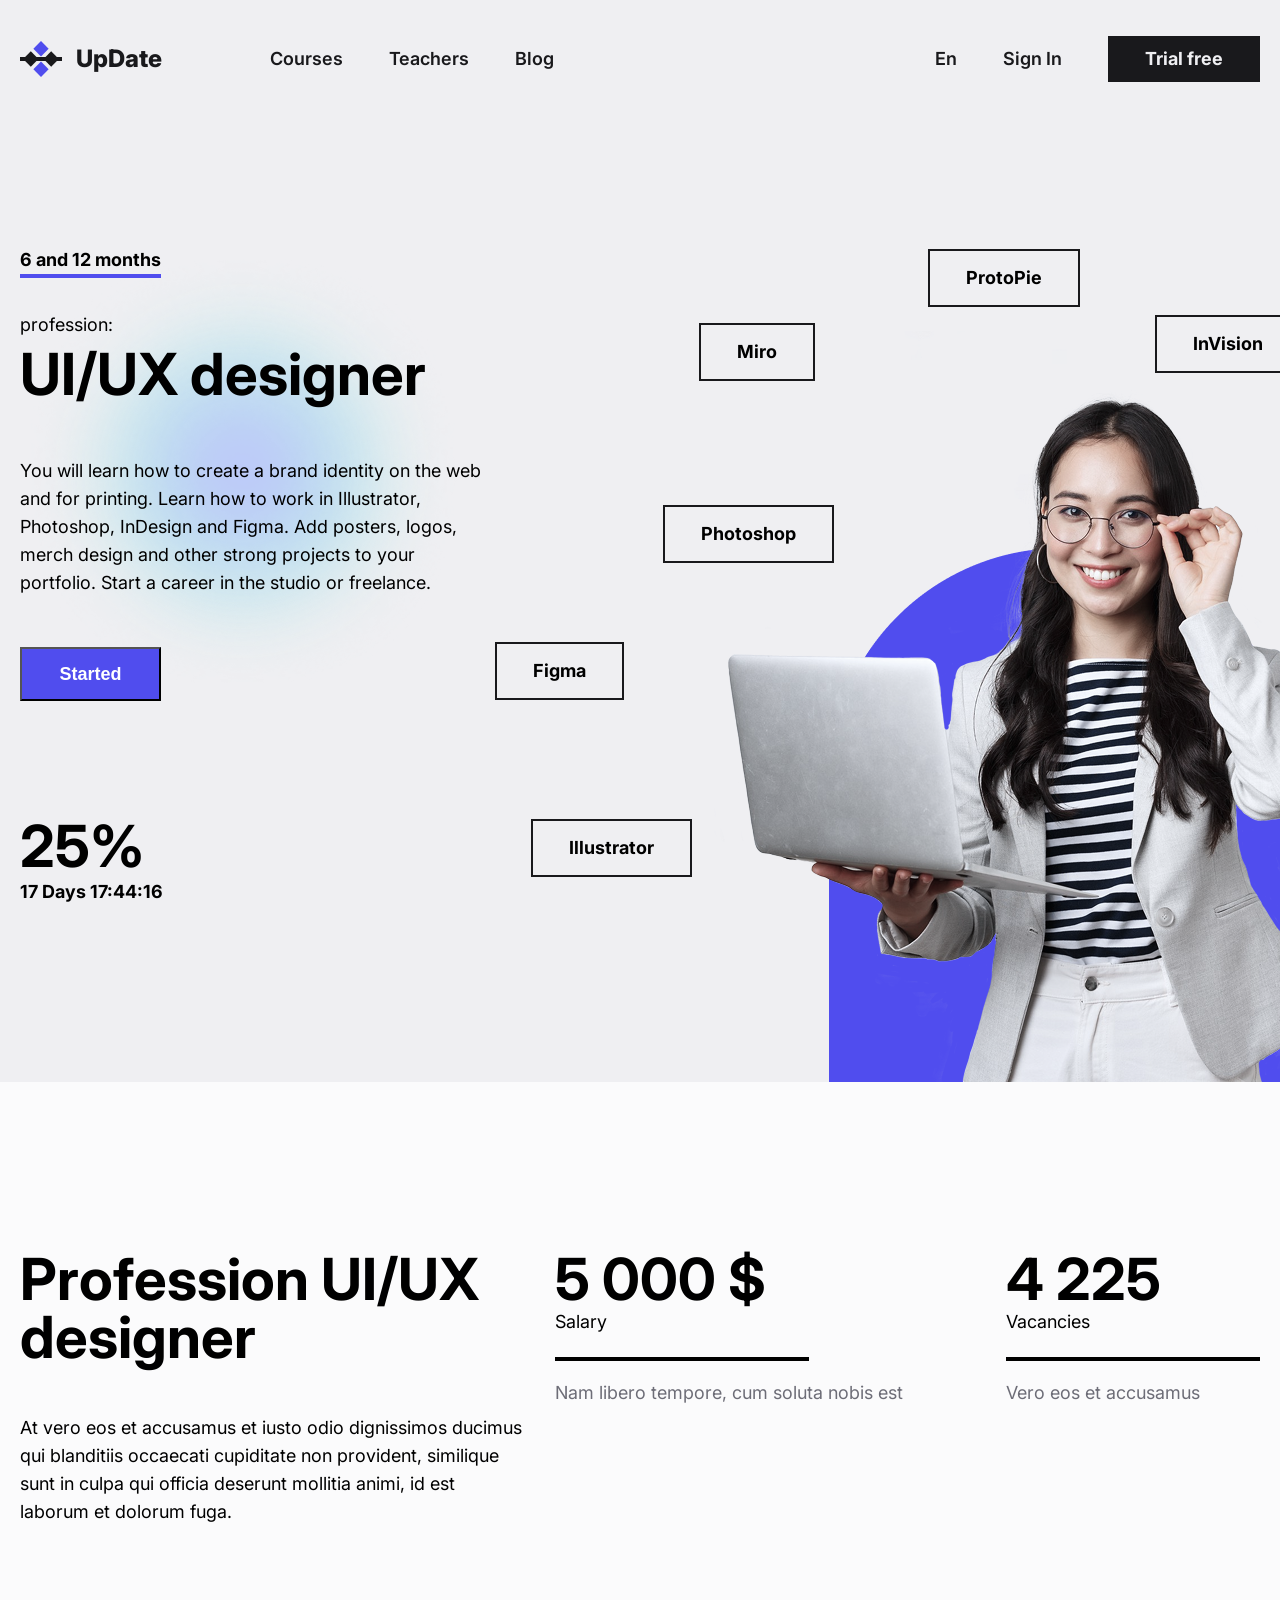
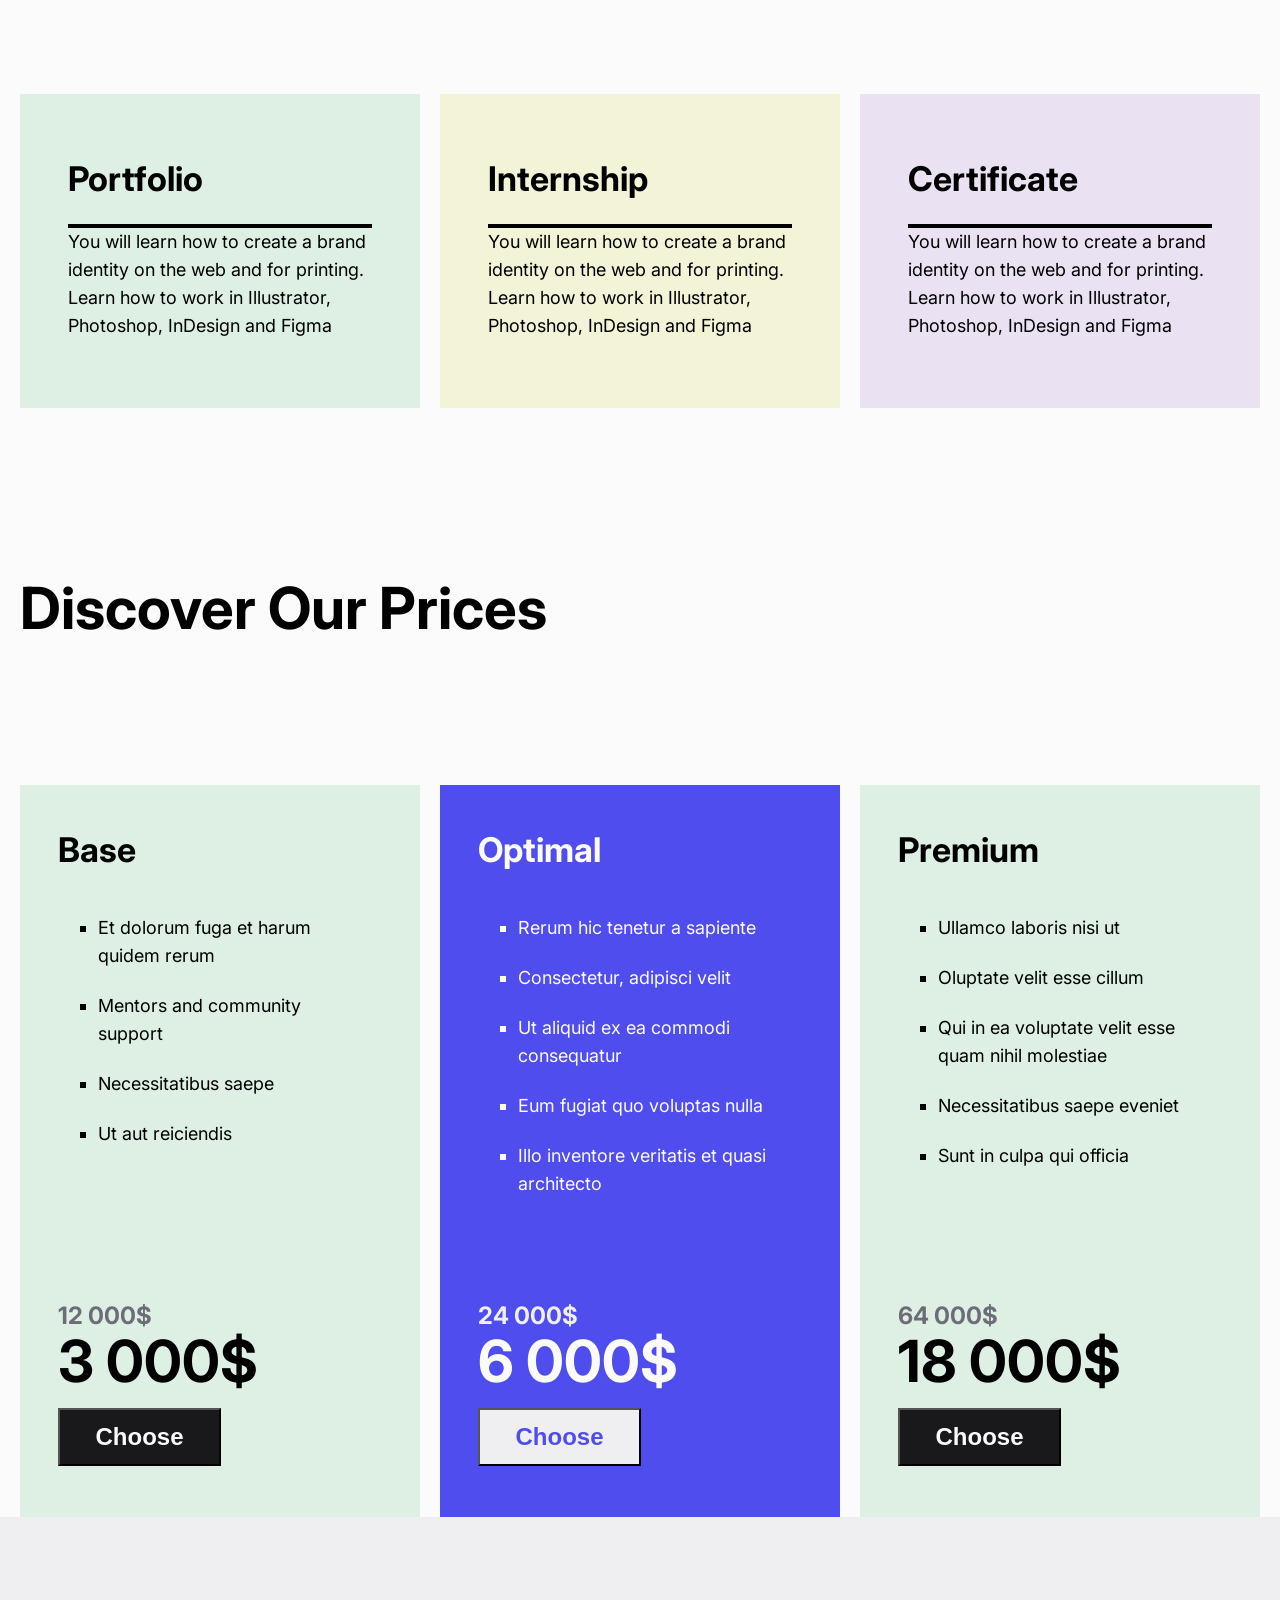
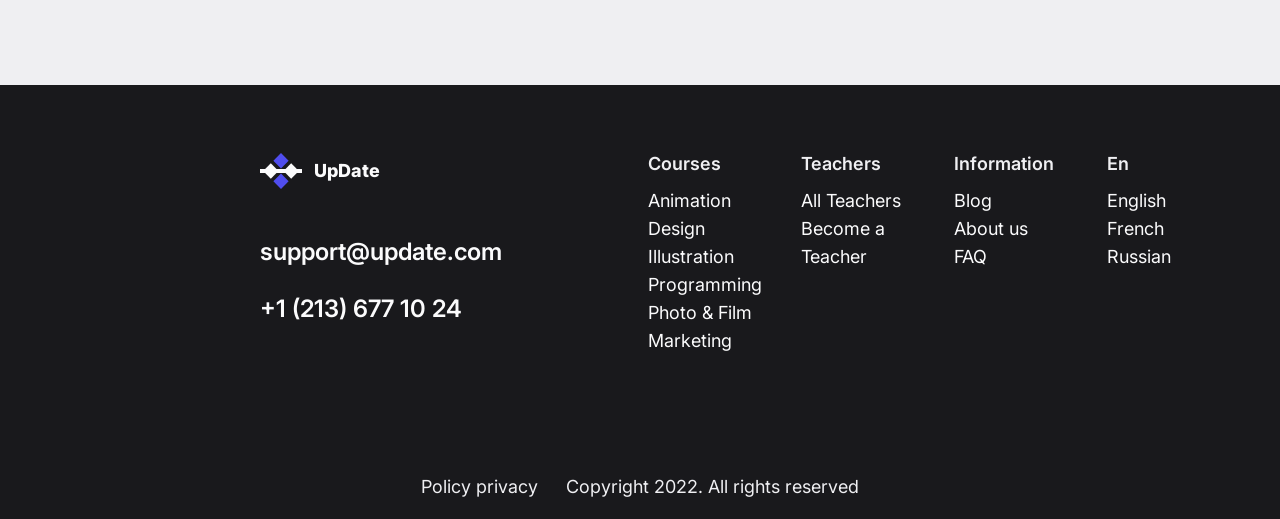
<file: index.html>
<!DOCTYPE html>
<html lang="En">
<head>
    <meta charset="UTF-8">
    <meta name="viewport" content="width=device-width, initial-scale=1.0">
    <meta http-equiv="X-UA-Compatible" content="ie=edge">
    <link rel="preconnect" href="https://fonts.googleapis.com">
    <link rel="preconnect" href="https://fonts.gstatic.com" crossorigin>
    <link href="https://fonts.googleapis.com/css2?family=Inter:wght@400;600;700;800&display=swap" rel="stylesheet">
    <link rel="stylesheet" href="style/all.css">
    <title>Document</title>
</head>
<body>
<header class="container header">
    <div class="header_-_box">
        <a class="logo" href="index.html">
            <img src="img/logo.svg" alt="Логотип компанії">
            UpDate
        </a>
        <nav class="nav">
            <ul class="nav_-_list">
                <li>
                    <a class="link" href="#"> Courses</a>    
                </li>
                <li>
                    <a class="link" href="#"> Teachers</a>    
                </li>
                <li>
                    <a class="link" href="#"> Blog</a>    
                </li>
            </ul>
        </nav>
    </div>
    <div class="btn_-_box">
        <a class="header_-_link" href="#">
            En
        </a>
        <a class="header_-_link" href="#">
            Sign In
        </a>
        <a class="header_-_btn" href="#">
            Trial free
        </a>
    </div>
</header>
<main>
    <section class="offer container">
        <div class="offer_-_holder">
            <p class="months" tabindex="0">
                6 and 12 months
            </p>
            <p class="prof" tabindex="0">
                profession:
            </p>
            <h1 class="offer_-_title" tabindex="0">
                UI/UX designer
            </h1>
            <blockquote class="offer_-_description" tabindex="0">
                You will learn how to create a brand identity on the web and for printing. Learn how to work in Illustrator, Photoshop, InDesign and Figma.
                Add posters, logos, merch design and other strong projects to your portfolio. Start a career in the studio or freelance.
            </blockquote>
            <button class="button" aria-pressed="false" aria-label="Почати навчання на курсі UI/UX designer">
                Started
            </button>
            <p class="offer_-_sale" tabindex="0">
                25%
            </p>
            <p class="offer_-_time" tabindex="0">
            <time>
                17 Days 17:44:16
            </time>
            </p>
        </div>        
        <ul class="offer_-_list">
            <li class="li_-_1" tabindex="0">
                Illustrator
            </li>
            <li class="li_-_2" tabindex="0">
                Figma
            </li>
            <li class="li_-_3" tabindex="0">
                Photoshop
            </li>
            <li class="li_-_4" tabindex="0">
                Miro
            </li>
            <li class="li_-_5" tabindex="0">
                ProtoPie
            </li>
            <li class="li_-_6" tabindex="0">
                InVision
            </li>
        </ul>
    </section>
    <section class="profession">
        <div class="container">                 
            <div class="profession_-_header">
                <div class="profession_-_info">
                    <h2 class="profession_-_title" tabindex="0">
                        Profession UI/UX designer
                    </h2>
                    <p class="profession_-_description" tabindex="0">
                        At vero eos et accusamus et iusto odio dignissimos ducimus qui blanditiis  occaecati cupiditate non provident, similique sunt in culpa qui officia deserunt mollitia animi, id est laborum et dolorum fuga.
                    </p>
                </div>
                <div class="profession_-_stat">
                    <div class="stat_-_item">
                        <div class="stat_-_item__value" tabindex="0">
                            5 000 $
                        </div>
                        <div class="stat_-_item__label" tabindex="0">
                            Salary
                        </div>
                        <p class="stat_-_item__subtext" tabindex="0">
                            Nam libero tempore, cum soluta nobis est</p>
                        </div>
                    <div class="stat_-_item">
                        <div class="stat_-_item__value" tabindex="0">
                            4 225
                        </div>
                        <div class="stat_-_item__label" tabindex="0">
                            Vacancies
                        </div>
                        <p class="stat_-_item__subtext" tabindex="0">
                            Vero eos et accusamus
                        </p>
                    </div>
                </div>
            </div>
            <div class="cards_-_wrapper">
                <article class="card" tabindex="0" role="region" aria-labelledby="title-1">
                    <h3 class="card_-_title" id="title-1">
                        Portfolio
                    </h3>
                    <p class="card_-_description">
                        You will learn how to create a brand identity on the web and for printing. Learn how to work in Illustrator, Photoshop, InDesign and Figma
                    </p>
                </article>
                <article class="card" tabindex="0" role="region" aria-labelledby="title-2">
                    <h3 class="card_-_title" id="title-2">
                        Internship
                    </h3>
                    <p class="card_-_description">
                        You will learn how to create a brand identity on the web and for printing. Learn how to work in Illustrator, Photoshop, InDesign and Figma
                    </p>
                </article>
                <article class="card" tabindex="0" role="region" aria-labelledby="title-3">
                    <h3 class="card_-_title" id="title-3">
                        Certificate
                    </h3>
                    <p class="card_-_description">
                        You will learn how to create a brand identity on the web and for printing. Learn how to work in Illustrator, Photoshop, InDesign and Figma
                    </p>
                </article>
            </div>
        </div>    
    </section>
    <section class="prices">
        <div class="container">
            <div class="prices_-_header">   
                <h2 class="offer_-_prices" tabindex="0">
                    Discover Our Prices
                </h2>
            </div>
            <div class="allprices">
                <article class="card_-_price" aria-labelledby="price-title-1">
                    <h3 class="card_-_price-title" id="price-title-1">
                        Base
                    </h3>
                    <ul class="card_-_price-list">
                        <li class="price_-_item"> Et dolorum fuga et harum quidem rerum </li>
                        <li class="price_-_item"> Mentors and community support </li>
                         <li class="price_-_item"> Necessitatibus saepe </li>
                        <li class="price_-_item"> Ut aut reiciendis </ul>
                    <p class="base_-_price"> 
                        <span class="visually-hidden">Звичайна ціна</span>  
                            12 000$
                    </p>
                    <p class="price_-_sale">
                        <span class="visually-hidden">Ціна зі знижкою</span> 
                            3 000$
                    </p>
                    <button class="button_-_price" aria-pressed="false" aria-label="Обрати тариф Base за 3 000$">
                        Choose
                    </button>    
                </article>
                <article class="card_-_price" aria-label="price-title-2">
                    <h3 class="card_-_price-title" id="price-title-2">
                        Optimal
                    </h3>
                    <ul class="card_-_price-list">
                        <li class="price_-_item"> Rerum hic tenetur a sapiente </li>
                        <li class="price_-_item"> Consectetur, adipisci velit </li>
                        <li class="price_-_item"> Ut aliquid ex ea commodi consequatur </li>
                        <li class="price_-_item"> Eum fugiat quo voluptas nulla </li>
                        <li class="price_-_item"> Illo inventore veritatis et quasi architecto </li>
                    </ul>  
                    <p class="base_-_price-optimal">
                        <span class="visually-hidden">Звичайна ціна</span>
                            24 000$
                    </p>
                    <p class="price_-_sale">
                        <span class="visually-hidden">Ціна зі знижкою</span>
                            6 000$
                    </p>
                    <button class="button_-_price-optimal" aria-pressed="false" aria-label="Обрати тариф Optimal за 6 000$">
                        Choose
                    </button>
                </article>
                <article class="card_-_price" aria-label="price-title-3">
                    <h3 class="card_-_price-title" id="price-title-3">
                        Premium
                    </h3>
                    <ul class="card_-_price-list">
                        <li class="price_-_item"> Ullamco laboris nisi ut </li>
                        <li class="price_-_item"> Oluptate velit esse cillum </li>
                        <li class="price_-_item"> Qui in ea voluptate velit esse quam nihil molestiae </li>
                        <li class="price_-_item"> Necessitatibus saepe eveniet </li>
                        <li class="price_-_item"> Sunt in culpa qui officia </li>                     
                    </ul>  
                    <p class="base_-_price">
                        <span class="visually-hidden">Звичайна ціна</span>
                            64 000$
                    </p>
                    <p class="price_-_sale">
                        <span class="visually-hidden">Ціна зі знижкою</span>
                            18 000$
                    </p>
                    <button class="button_-_price" aria-pressed="false" aria-label="Обрати тариф Premium за 18 000$">
                        Choose
                    </button>
                </article>
            </div>
        </div>
    </section>
</main>
<footer class="container wrapper">
    <section class="content">
        <div>
            <a class="footer_-_logo" href="index.html">
                <img src="img/logo-footer.svg" alt="Логотип компанії">
                    UpDate
            </a>
            <a class="contact" href="mailto:support@update.com">
                support@update.com
            </a>         
            <a class="contact" href="tel:12136771024">
                +1 (213) 677 10 24
            </a>    
        </div>
        <div class="sitemap">
            <h6 class="sitemap_-_title" tabindex="0">
                Courses
            </h6>
            <ul class="sitemap_-_list">
                <li>
                    <a class="sitemap_-_link" href="#"> Animation </a>
                </li>
                <li>
                    <a class="sitemap_-_link" href="#"> Design </a>
                </li>
                <li>
                    <a class="sitemap_-_link" href="#"> Illustration </a>
                </li>
                <li>
                    <a class="sitemap_-_link" href="#"> Programming </a>
                </li>
                <li>
                    <a class="sitemap_-_link" href="#"> Photo & Film </a>
                </li>
                <li>
                    <a class="sitemap_-_link" href="#"> Marketing </a>
                </li>
            </ul>
        </div>
        <div class="sitemap">    
            <h6 class="sitemap_-_title" tabindex="0">
                Teachers
            </h6>
            <ul class="sitemap_-_list">
                <li>
                    <a class="sitemap_-_link" href="#"> All Teachers </a>
                </li>
                <li>
                    <a class="sitemap_-_link" href="#"> Become a Teacher </a>
                </li>
            </ul>
        </div>  
        <div class="sitemap">  
            <h6 class="sitemap_-_title" tabindex="0">
                Information
            </h6>
            <ul class="sitemap_-_list">
                <li>
                    <a class="sitemap_-_link" href="#"> Blog </a>
                </li>
                <li>
                    <a class="sitemap_-_link" href="#"> About us </a>
                </li>
                <li>
                    <a class="sitemap_-_link" href="#"> FAQ </a>
                </li>
            </ul>
        </div> 
        <div class="sitemap">   
            <h6 class="sitemap_-_title" tabindex="0">
                En
            </h6>
            <ul class="sitemap_-_list">
                <li>
                    <a class="sitemap_-_link" href="#"> English </a>
                </li>
                <li>
                    <a class="sitemap_-_link" href="#"> French </a>
                </li>
                <li>
                    <a class="sitemap_-_link" href="#"> Russian </a>
                </li>
            </ul>
        </div>
    </section>
    <section class="copyright">
        <div>
            <a class="copyright_-_link" href="#"> 
                Policy privacy 
            </a>
        </div>
        <div>    
            <p tabindex="0">
                Copyright 2022. All rights reserved
            </p>
        </div>
    </section>
</footer>
<script src="main.js"></script>   
</body>
</html>
</file>
<file: style/all.css>
html{
  font-size: 100%; 
}
body{
    background-color: #EFEFF2;
    margin: 0;
    color: black;
    font: 400 18px/28px Inter, sans-serif; 
}
.container{
    max-width: 1440px;
    width: 100%;
    margin: 0 auto;
    padding: 0 20px;
    box-sizing: border-box;
}
.header{
    display: flex;
    justify-content: space-between;
    align-items: center;            
    padding-top: 36px;              
    margin-bottom: 167px;
}
.header_-_box{
    display: flex;
    align-items: center;
    gap: 68px;
    padding: 0;
}
.nav_-_list{
    display: flex;
    list-style: none;
    gap: 46px;
    align-items: center;
    margin: 0;
    font-size: 18px;
    line-height: 22px;
    font-weight: 600;
}
.link{
    color: #19191C;
    text-decoration: none;
}
.btn_-_box{
    display: flex;
    gap: 46px; 
    align-items: center;
    padding: 0;   
}
.logo{
    font-weight: 800;
    font-size: 24px;
    line-height: 30px;
    display: flex;
    align-items: center;
    gap: 14px;
    color: #19191C;
    text-decoration: none;
}
.header_-_link{
    color: #19191C;
    font-size: 18px;
    line-height: 22px;
    font-weight: 600;
    text-decoration: none;
}
.header_-_btn{
    background-color: #19191C;
    color: #EFEFF2;
    padding: 12px 37px;
    text-decoration: none; 
    font-size: 18px;
    line-height: 22px;
    font-weight: 700;
}
.offer{
    display: flex;
    justify-content: space-between;
    padding-top: 0; 
    margin-top: 0;
}
.offer_-_holder{
    width: 648px; 
    height: 636px; 
    box-sizing: border-box;
    position: relative;
}  
.offer_-_holder > * {
    position: relative;
    z-index: 1;
}
.offer_-_holder::before{
    content: "";
    position: absolute;
    width: 444px;
    height: 444px;
    z-index: 0; /* Ховаємо фон під текст */
    background-image: url(../img/Ellipse\ 20.png); 
    background-position: center;
    background-size: contain;     /* Зберігає СПРАВЖНІЙ (оригінальний) розмір картинки */
    background-repeat: no-repeat;
    top: 0;
    left: 0;
}
.months{
    font-weight: 700;
    font-size: 18px;
    line-height: 22px;
    text-decoration: underline;
    text-decoration-color: #504DEE;
    text-decoration-thickness: 4px;
    text-underline-offset: 8px;
    margin-top: 0;
    margin-bottom: 40px;
}
.prof{
    margin-top: 0;
    margin-bottom: 0;
}
.offer_-_title{
    font-weight: 700;
    font-size: 58px;
    line-height: 70px;
    margin-top: 0;
    margin-bottom: 0
}
.offer_-_description{
    margin: 48px 0 50px 0;
    font-weight: 400;
    font-size: 18px;
    line-height: 28px;
}
.button{
    color: white; 
    background-color: #504DEE;
    font-weight: 700;
    font-size: 18px;
    line-height: 22px;
    width: 141px;  
    height: 54px;
    margin-bottom: 110px;
}
.button:focus-visible,
.button:focus-visible{
    outline: 3px solid #000;
    outline-offset: 2px;
}
.offer_-_sale{
    font-weight: 700;
    font-size: 58px;
    line-height: 70px;
    margin: 0;
}
.offer_-_time{
    font-weight: 700;
    font-size: 18px;
    line-height: 22px;
    margin: 0;
}
.offer_-_list{
    position: relative;
    padding: 0;
    margin: 0;
    width: 1043px; 
    height: 832.5px;  
    font-weight: 700;
    font-size: 18px;
    line-height: 22px;
    list-style: none;
    box-sizing: border-box;
}
.offer_-_list > li {
    position: absolute;
    z-index: 1;
    border: 2px solid #19191C;
    padding: 16px 36px;
    background-color: #EFEFF2;
}
.li_-_1{ 
    top: 570px; 
    left: 36px; 
}
.li_-_2{ 
    top: 393px; 
    left: 0; 
}
.li_-_3{ 
    top: 256px; 
    left: 168px; 
}
.li_-_4{ 
    top: 74px;  
    left: 204px; 
}
.li_-_5{ 
    top: 0px;   
    left: 433px; 
}
.li_-_6{ 
    top: 66px;  
    left: 660px; 
}
.offer_-_list::before{
    content: "";
    position: absolute;
    width: 831px;
    height: 751px;
    z-index: 0; 
    background-image: url(../img/offer-girl.png),url(../img/offer.png); 
    background-position: center, calc(50% - 60.5px) bottom;
    background-size: auto;     /* Зберігає СПРАВЖНІЙ (оригінальний) розмір картинки */
    background-repeat: no-repeat;
    top: 82px;
    left: 212px;
}
.profession{
    background-color: #FBFBFC; 
}
.profession_-_header{
    display: flex;
    justify-content: space-between;
    align-items: flex-start;
    gap: 28px;
    padding-top: 168px;
    margin-bottom: 168px;
}
.profession_-_info{
    flex: 1;
    max-width: 588px;
}
.profession_-_title, .stat_-_item__value{
    font-weight: 700;
    font-size: 58px;
    line-height: 100%;
    margin-top: 0;
}
.profession_-_description{
    margin: 0;
}
.profession_-_stat{
    display: flex;
    gap: 103px;
}
.stat_-_item{
   max-width: 354px; 
}
.stat_-_item__label{
    border-bottom: 4px solid black;
    width: 254px;
    display: block;
    padding-bottom: 21px;
}
.stat_-_item__subtext{
    color: #6D6D77;
}
.cards_-_wrapper{
    display: flex;
    flex-direction: row;
    flex-wrap: wrap;
    align-items: stretch;
    gap: 20px;
}
.card:focus,
.card:focus-visible {
    outline: 3px solid #000;
    outline-offset: 4px;      
}
.card{
    flex: 1 1 300px;
    display: flex;
    flex-direction: column; 
    max-width: 467px;
    height: auto;
    background-color:#DEEFE4;
    padding: 68px 48px;
    box-sizing: border-box;
}
.card_-_title{
    font-weight: 700;
    font-size: 34px;
    line-height: 100%;
    border-bottom: 4px solid black;
    width: 100%;
    display: block;
    padding-bottom: 28px;
    margin-bottom: 12px;
    margin: 0;
}
.card_-_description{
    margin: 0;
    width: 100%;
}
.cards_-_wrapper .card:nth-child(2){
  background-color: #F3F3D7;
}
.cards_-_wrapper .card:nth-child(3){
  background-color: #EAE2F3;
}
.prices{
    background-color: #FBFBFC; 
} 
.prices_-_header{
    display: flex;
    justify-content: space-between;
    align-items: flex-start;
    padding-top: 171px;
    margin-bottom: 100px;
}
.offer_-_prices{
    font-weight: 700;
    font-size: 58px;
    line-height: 100%;
    margin-top: 0;
}
.allprices{
    display: flex;
    flex-direction: row;
    flex-wrap: wrap;
    align-items: stretch;
    gap: 20px;
    margin-bottom: 168px;
}
.card_-_price{
    flex: 1 1 300px;
    display: flex;
    flex-direction: column; 
    max-width: 467px;
    height: 732px;
    background-color:#DEEFE4;
    padding: 48px 68px 51px 38px;
    box-sizing: border-box; 
}
.card_-_price-title{
    font-weight: 700;
    font-size: 34px;
    line-height: 100%;
    margin: 0;
    padding-bottom: 47px;
}
.card_-_price-list{
    margin: 0;
}
.price_-_item{
    padding-bottom: 22px;
    list-style: square;
    margin: 0;
}
.base_-_price, .base_-_price-optimal{
    font-weight: 700;
    font-size: 24px;
    line-height: 26px;
    margin: 0;
    color: #6D6D77;
    padding-bottom: 3px;
    margin-top: auto;
      
}
.price_-_sale{
    font-weight: 700;
    font-size: 58px;
    line-height: 100%;
    margin: 0;
    padding-bottom: 18px;
}
.button_-_price{
    position: relative;
    background-color: #19191C;
    font-weight: 700;
    font-size: 24px;
    line-height: 26px;
    width: 163px;  
    height: 58px;
    color:#FBFBFC; 
}
.button_-_price-optimal{
    position: relative;
    background-color: #EFEFF2; 
    font-weight: 700;
    font-size: 24px;
    line-height: 26px;
    width: 163px;  
    height: 58px;
    color: #504DEE;
}
.base_-_price-optimal{
    color:#EFEFF2; 
}
.allprices .card_-_price:nth-child(2){
  background-color: #504DEE;
  color: #FBFBFC;
}
.visually-hidden{
    position: absolute;
    width: 1px;
    height: 1px;
    margin: -1px;
    padding: 0;
    overflow: hidden;
    clip: rect(0, 0, 0, 0);
    border: 0;
}
.button_-_price:focus-visible,
.button_-_price-optimal:focus-visible{
    outline: 3px solid #000;
    outline-offset: 2px;
}
footer{
    color: #EFEFF2;
    background-color: #19191C;
    margin: 0;
    font: 400 18px/28px Inter, sans-serif;
}
.wrapper{
    display: flex;
    flex-direction: column;
}
.content{
    display: flex; 
}
.footer_-_logo{
    display: flex;
    padding: 68px 0 48px 240px;
    align-items: center;
    gap: 12px;
    font-weight: 800;
    color: #FBFBFC;
    font-size: 18px;
    line-height: 22px;
    text-decoration: none;
}
.contact{
    display: flex;
    font-weight: 600;
    padding: 0 146px 28px 240px;
    color: #FBFBFC;
    font-size: 24px;
    line-height: 29px;
    text-decoration: none;
}
.sitemap{
    display: flex;
    flex-direction: column;
    width: 100%;
    padding-top: 0;
    padding: 68px 0 100px 0;
    gap: 12px;
}
.sitemap_-_title{ 
    font-weight: 600;
    font-size: 18px;
    line-height: 22px;
    margin: 0;
}
.sitemap_-_list{
    list-style-type: none;
    padding-left: 0;
    margin: 0; 
}
.sitemap_-_link{
    font-weight: 400;
    font-size: 18px;
    line-height: 28px;
    text-decoration: none;
    color: #FBFBFC;
}
.copyright{  
    display: flex;
    flex-direction: row;
    justify-content: center;
    align-items: center;
    gap: 28px;  
}           
.copyright_-_link{
    color: #EFEFF2;
    text-decoration: none;
}
@media screen and (max-width: 24.375em){
body{
    font-size: 1rem;
    line-height: 1.375rem;
}
.container{
    padding: 0 1rem;
    
}
.header, .header_-_box, .nav_-_list{
    flex-direction: column;
    align-items: flex-start;
}
.header{
    gap: 1.25rem;
    margin-bottom: 1.25rem;
}
.header_-_box{
    gap: 1rem;
    width: 100%;
}
.nav_-_list{
    gap: 0.75rem;
    padding: 0;
}
.btn_-_box{
    flex-direction: column;
    align-items: flex-start;
    flex-wrap: wrap;
    gap: 1rem;
    width: 100%;
}
.header_-_btn{
    padding: 0.5rem 1.25rem;
    font-size: 1rem;
}
.offer{
    flex-direction: column;
}
.offer_-_holder{
    width: 100%;
    height: auto;
}
.offer_-_holder::before{
    width: 15.625rem;
    height: 15.625rem;
}
.months{
    margin: 0 0 1.25rem;
}
.offer_-_title{
    font-size: 2rem;
    line-height: 2.5rem;
}
.offer_-_description{
    margin: 1.5rem 0;
    font-size: 1rem;
    line-height: 1.375rem;
}
.button{
    margin-bottom: 1.25rem;
}
.offer_-_list{
    position: static;
    width: 100%;
    height: auto;
    display: flex;
    flex-wrap: wrap;
    gap: 0.625rem;
    margin-top: 1.875rem;
}
.offer_-_list::before{
    display: none;
}
.offer_-_list > li{
    position: static;
    padding: 0.5rem 1rem;
    font-size: 1rem;
}
.profession_-_header{
    flex-direction: column;
    padding-top: 2.5rem;
    margin-bottom: 2.5rem;
}
.profession_-_title, 
.stat_-_item__value, .offer_-_prices, 
.offer_-_sale, .price_-_sale{
    font-size: 2rem;
    line-height: 2.375rem;
}
.profession_-_stat{
    flex-direction: column;
    gap: 1.5rem;
}
.stat_-_item__label{
    width: 100%;
}
.cards_-_wrapper{
    flex-direction: column;
}
.card{
    max-width: 100%;
    padding: 2rem 1.25rem;
}
.card_-_title, .card_-_price-title{
    font-size: 1.5rem;
}
.prices_-_header{
    padding-top: 2.5rem;
    margin-bottom: 1.25rem;
}
.allprices{
    flex-direction: column;
    margin-bottom: 2.5rem;
}
.card_-_price{
    max-width: 100%;
    height: auto;
    padding: 1.875rem 1.25rem;
}
.content{
    flex-direction: column;
}
.footer_-_logo{
    padding: 1.875rem 0 1.25rem 0;
}
.contact{
    padding: 0 0 1rem 0;
    font-size: 1.125rem;
}
.sitemap{
    padding: 1.25rem 0;
}
.copyright{
    flex-direction: column;
    gap: 0.75rem;
    padding-bottom: 1.25rem; 
}
}
</file>
